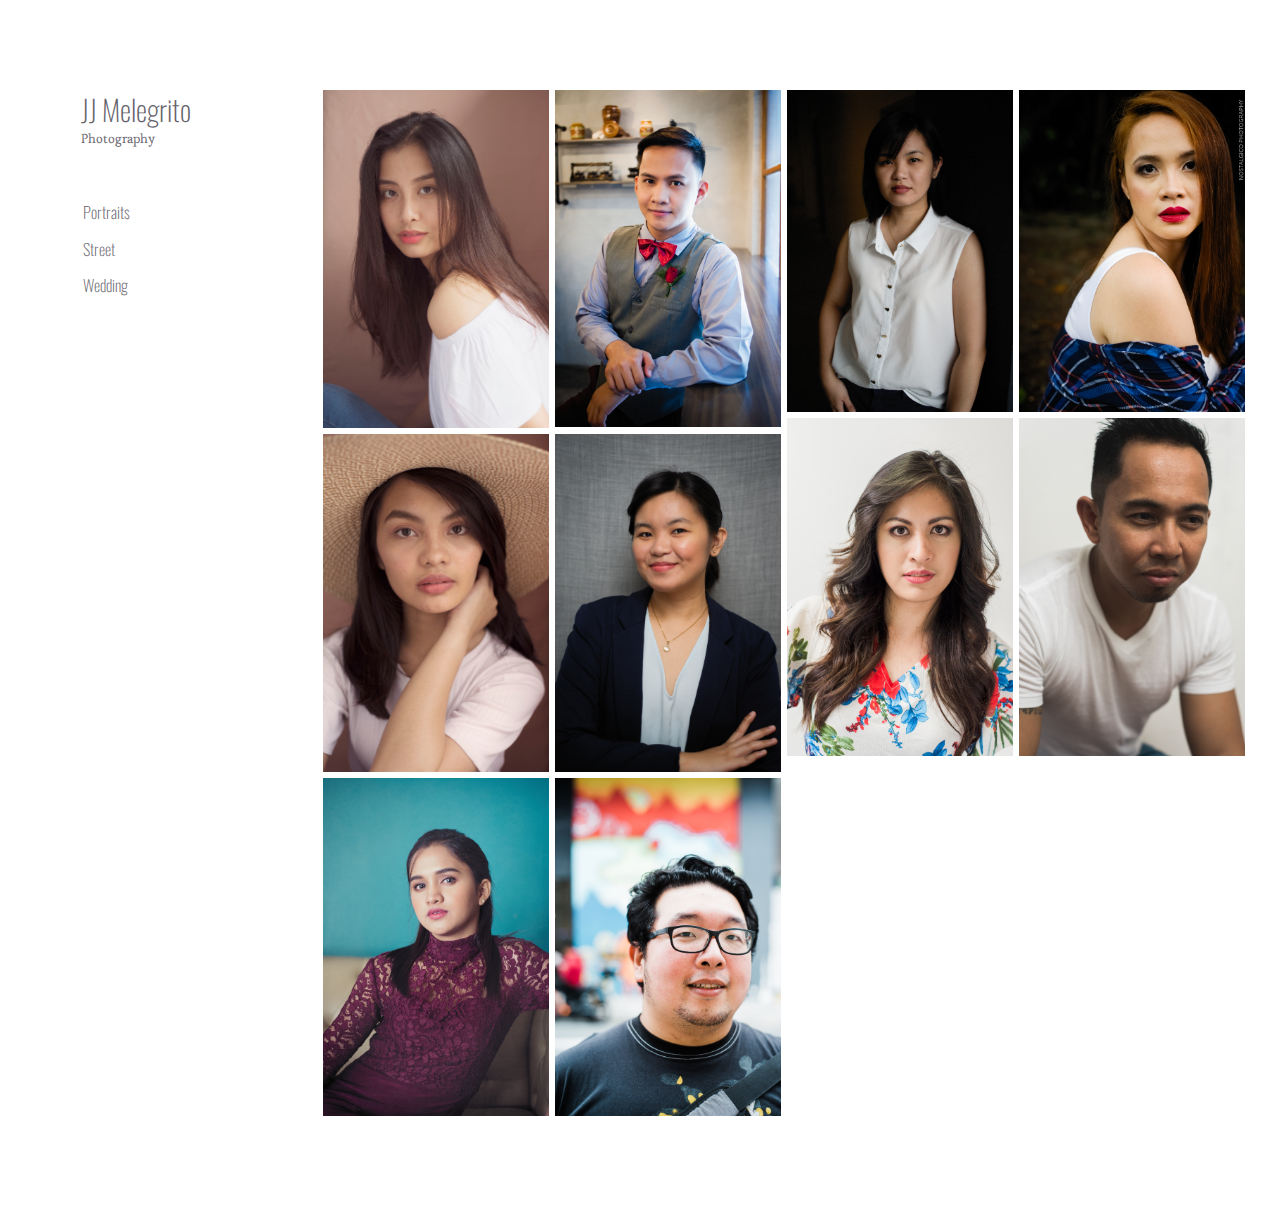
<file: portraits.html>
<!DOCTYPE html>
<html>
    <head>
        <title>Photography by JJ Melegrito</title>
        <link href="https://fonts.googleapis.com/css?family=Esteban|Oswald&display=swap" rel="stylesheet">
        <link href="style.css" rel="stylesheet" type="text/css">
        <meta name="viewport" content="width=device-width, initial-scale=1.0, maximum-scale=1, user-scalable=no">
        <meta http-equiv="X-UA-Compatible" content="IE=edge, chrome=1">
        <meta name="HandheldFriendly" content="true">
        <script src="https://code.jquery.com/jquery-3.4.1.js"></script>
    </head>
    <body>
        <header>
            <div class="container container-nav">
                <div class="name">
                    <a href="index.html"><h1>JJ Melegrito</h1></a>
                    <div class="nav-line"></div>
                    <p>Photography</p>
                </div>
                <nav>
                    <ul>
                        <li><a href="portraits.html">Portraits</a></li>
                        <li><a href="street.html">Street</a></li>
                        <li><a href="weddings.html">Wedding</a></li>
                    </ul>
                </nav>
            </div>
        </header>
        <div class="white-top"></div>
        <main>
            <div class="modal">
                <span class="close">&times</span>
                <img class="modal-content">
            </div>
            <div class="gallery-home">
                <div class="column">
                    <img src="images/03-Portraits/JJM_5858.jpg" class="home-img">
                    <img src="images/03-Portraits/JJM_5977.jpg" class="home-img">
                    <img src="images/03-Portraits/JJM_8259-Exposure.jpg" class="home-img">
                </div>
                <div class="column">
                    <img src="images/03-Portraits/JJM_8132-Exposure.jpg" class="home-img">
                    <img src="images/03-Portraits/JJM_9455.jpg" class="home-img">
                    <img src="images/03-Portraits/JJM_1212.jpg" class="home-img">
                </div>
                <div class="column">    
                    <img src="images/03-Portraits/JJM_7601-Exposureweb.jpg" class="home-img">
                    <img src="images/03-Portraits/JJM_6867-Edit.jpg" class="home-img">  
                </div>
                <div class="column">
                    <img src="images/03-Portraits/JJM_7851-Exposure.jpg" class="home-img">
                    <img src="images/03-Portraits/JJM_7364-2.jpg" class="home-img">
                </div>
            </div>
        </main>
        <!--<footer>
            <p>&copy; JJ Melegrito 2019</p>
        </footer>-->
    </body>
    <script>
        $(window).scroll(function(){
            // Setting: Start fading 20% up the page
            var startPos = 0.2;
            // Cache window object
            var $w = $(window);

            // Go through each element and check its relative position within the viewport
            $(".home-img").each(function(){

                // Get current relative position in viewport, based on the top edge
                var pos = $(this).offset().top - $w.scrollTop();

                // Get viewport height
                var vh = $w.height();

                if (pos < vh * startPos){
                    // If element has past the starting threshold, we fade it
                    $(this).css("opacity", pos / (vh * startPos) * 1);
                }
                else {
                    $(this).css("opacity", 1);
                }
            });
        });

        //for modal
        var img = $(".home-img");
        var modalImg = $(".modal-content");
        var modal = $(".modal");

        img.click(function(){
            modal.css("display", "block");
            var newSrc = $(this).attr("src");
            modalImg.attr("src", newSrc);
        });

        var span = $(".close");
        span.click(function(){
            modal.css("display", "none");
        });
    </script>
</html>
</file>
<file: style.css>
@media screen and (max-width: 767px) {
    /**********************
    Layout
    ***********************/
    * {
        box-sizing: border-box;
    }
    
    body {
        margin: 0;
        padding-bottom: 100px;
        position: relative;
        font-family: 'Oswald', sans-serif;
        background-color: white;
    }

    header {
        border-bottom: 1px #CBCBCB solid;
        background-color: white;
        text-align: center;
        padding: 1.5em 0;
        position: fixed;
        width: 100%;
        top: 0;
        z-index: 120;
    }

    .name,
    .name a {
        text-decoration: none;
        color: #65626B;
    }

    /* modal for zoomed image */
    .modal {
        display: none;
        position: fixed;
        z-index: 400;
        padding-top: 100px;
        left: 0;
        top: 0;
        width: 100%;
        height: 100%;
        overflow: auto;
        background-color: rgb(0,0,0);
        background-color: rgba(0,0,0,0.9)
    }

    .modal-content {
        margin: auto;
        display: block;
        width: 80%;
        max-width: 700px;
        animation-name: zoom;
        animation-duration: .5s;
    }

    .close {
        position: absolute;
        top: 15px;
        right: 35px;
        color: whitesmoke;
        font-size: 40px;
        font-weight: 600;
        transition: .3s;
    }

    .close:hover,
    .close:focus {
        color: whitesmoke;
    }

    .gallery-home {
        display: flex;
        flex-wrap: wrap;
        margin: 1.2em; 
        margin-top: 10.5em;
        
    }

    .column {
        flex: 50%;
        max-width: 50%;
        padding: 0 .3em;
    }

    .home-img {
        vertical-align: middle;
        width: 100%;
        margin-top: .7em;
        transition: .8s;
        
    }

    footer {
        height: 100px;
        border-top: 1px solid #CBCBCB;
        background-color: white;
        text-align: center;
        position: absolute;
        width: 100%;
    }

    /**********************
    Animation
    **********************/
    .gallery-home {
        animation-name: gallery-animate;
        animation-duration: 1.2s;
    }

    @keyframes gallery-animate {
        0% {
            opacity: 0;
        }
        100%{
            opacity: 1;
        }
    }

    @keyframes zoom {
        from {
            transform: scale(0);
        }

        to {
            transform: scale(1);
        }
    }

    /***** navigation *****/
    nav ul {
        list-style: none;
        display: flex;
        justify-content: center;
        padding: 0;
        margin-top: 2em;
        margin-bottom: 0;
    }

    nav li {
        margin: 0 2em;  
    }   

    nav a {
        text-decoration: none;
        color: #65626B;
        padding: .35em;
    }

    nav a:hover,
    nav a:focus {
        color: #EDE7E4;
    }

    /**********************
    Typography
    ***********************/
    h1 {
        margin: 0;
        font-size: 1.5em;
        font-weight: 200;
    }

    p {
        margin: 0;
        font-size: .7em;
        font-family: 'Esteban', serif;
    }

    nav a {
        font-size: .8em;
        font-weight: 200;
    }

    footer p {
        font-family: 'Esteban', serif;
        color: #CBCBCB;
        padding-top: 3em;
    }

    footer a {
        text-decoration: none;
        color: #8FA2B0;
        font-weight: 500;
    }
}

@media screen and (min-width: 768px) {
    /**********************
    Layout
    ***********************/
    * {
        box-sizing: border-box;
    }
    
    body {
        margin: 0;
        padding-bottom: 100px;
        position: relative;
        font-family: 'Oswald', sans-serif;
        background-color: white;
    }

    /*.container {
        width: 300px;
        height: 100%;
        max-width: 1900px;
        margin: 0 auto;
        padding: 0 2em;
        border: 1px pink solid;
    }*/
    .container {
        margin-top: 45px;
    }

    /*.container-nav {
        display: flex;
        justify-content: space-between;
    }*/

    header {
        background-color: white;
        padding: 1.5em 4em;
        position: fixed;
        width: 300px;
        height: 100%;
        top: 0;
        z-index: 200;
        display: flex;
        flex-direction: column;
    }

    .white-top {
        background-color: white;
        top: 0;
        z-index: 120;
        height: 60px;
        width: 100%;
        position: fixed;
    }

    .name,
    .name a {
        text-decoration: none;
        color: #65626B;
    }

    /* modal for zoomed image */
    .modal {
        display: none;
        position: fixed;
        z-index: 400;
        padding-top: 100px;
        left: 0;
        top: 0;
        width: 100%;
        height: 100%;
        overflow: auto;
        background-color: rgb(0,0,0);
        background-color: rgba(0,0,0,0.9)
    }

    .modal-content {
        margin: auto;
        display: block;
        width: 50%;
        max-width: 700px;
        animation-name: zoom;
        animation-duration: .5s;
    }

    .close {
        position: absolute;
        top: 15px;
        right: 35px;
        color: whitesmoke;
        font-size: 40px;
        font-weight: 600;
        transition: .3s;
    }

    .close:hover,
    .close:focus {
        cursor: pointer;
        color: whitesmoke;
    }

    .gallery-home {
        display: flex;
        flex-wrap: wrap;
        margin-top: 5em;
        margin-left: 20em;
        margin-right: 2em;
    }

    .column {
        flex: 25%;
        max-width: 25%;
        padding: .2em;
        max-height: 100%;
    }

    .home-img {
        vertical-align: middle;
        width: 100%;
        margin-top: .4em;
        transition: 1s;
        cursor: pointer;
    }

    footer {
        height: 20px;
        width: 300px;
        display: flex;
        top: 350px;
        left: 0; 
        position: fixed;
        z-index: 300;
    }

    /**********************
    Animation
    **********************/
    .gallery-home {
        animation-name: gallery-animate;
        animation-duration: 1.2s;
    }

    @keyframes gallery-animate {
        0% {
            opacity: 0;
        }
        100%{
            opacity: 1;
        }
    }

    footer {
        animation-name: tagging-animate;
        animation-duration: .8s;
    }

    @keyframes tagging-animate {
        0%{
            opacity: 0;
        }
        
        100% {
            opacity: 1;
        }
    }

    @keyframes zoom {
        from {
            transform: scale(0);
        }

        to {
            transform: scale(1);
        }
    }

    /***** navigation *****/
    nav ul {
        list-style: none;
        display: flex;
        flex-direction: column;
        justify-content: center;
        padding: 0;
        margin-top: 2.5em;    
    }

    nav li {
        margin-top: .8em;
    }

    nav a {
        text-decoration: none;
        color: #65626B;
        padding: 1.2em;
    }

    nav a:hover,
    nav a:focus,
    nav.current {
        color: #EDE7E4;
    }

    /**********************
    Typography
    ***********************/
    h1 {
        font-size: 1.8em;
        font-weight: 200;
        text-align: left;
        margin-bottom: 0;
        margin-left: .6em;
    }

    p {
        text-align: left; 
        margin-top: 0;
        margin-left: 1.3em;
        font-size: .8em;
        font-family: 'Esteban', serif;
    }

    nav a {
        font-size: 1em;
        font-weight: 200;
    }

    footer p {
        font-family: 'Esteban', serif;
        color: #CBCBCB;
        transition: .3s;
        margin-left: 6.2em;
    }

    footer a {
        text-decoration: none;
        color: #8FA2B0;
        font-weight: 500;
    }
    /*footer p {
        font-family: 'Oswald', sans-serif;
        color: #65626B;
        padding-top: 3.5em;
    }*/
    
}
</file>
